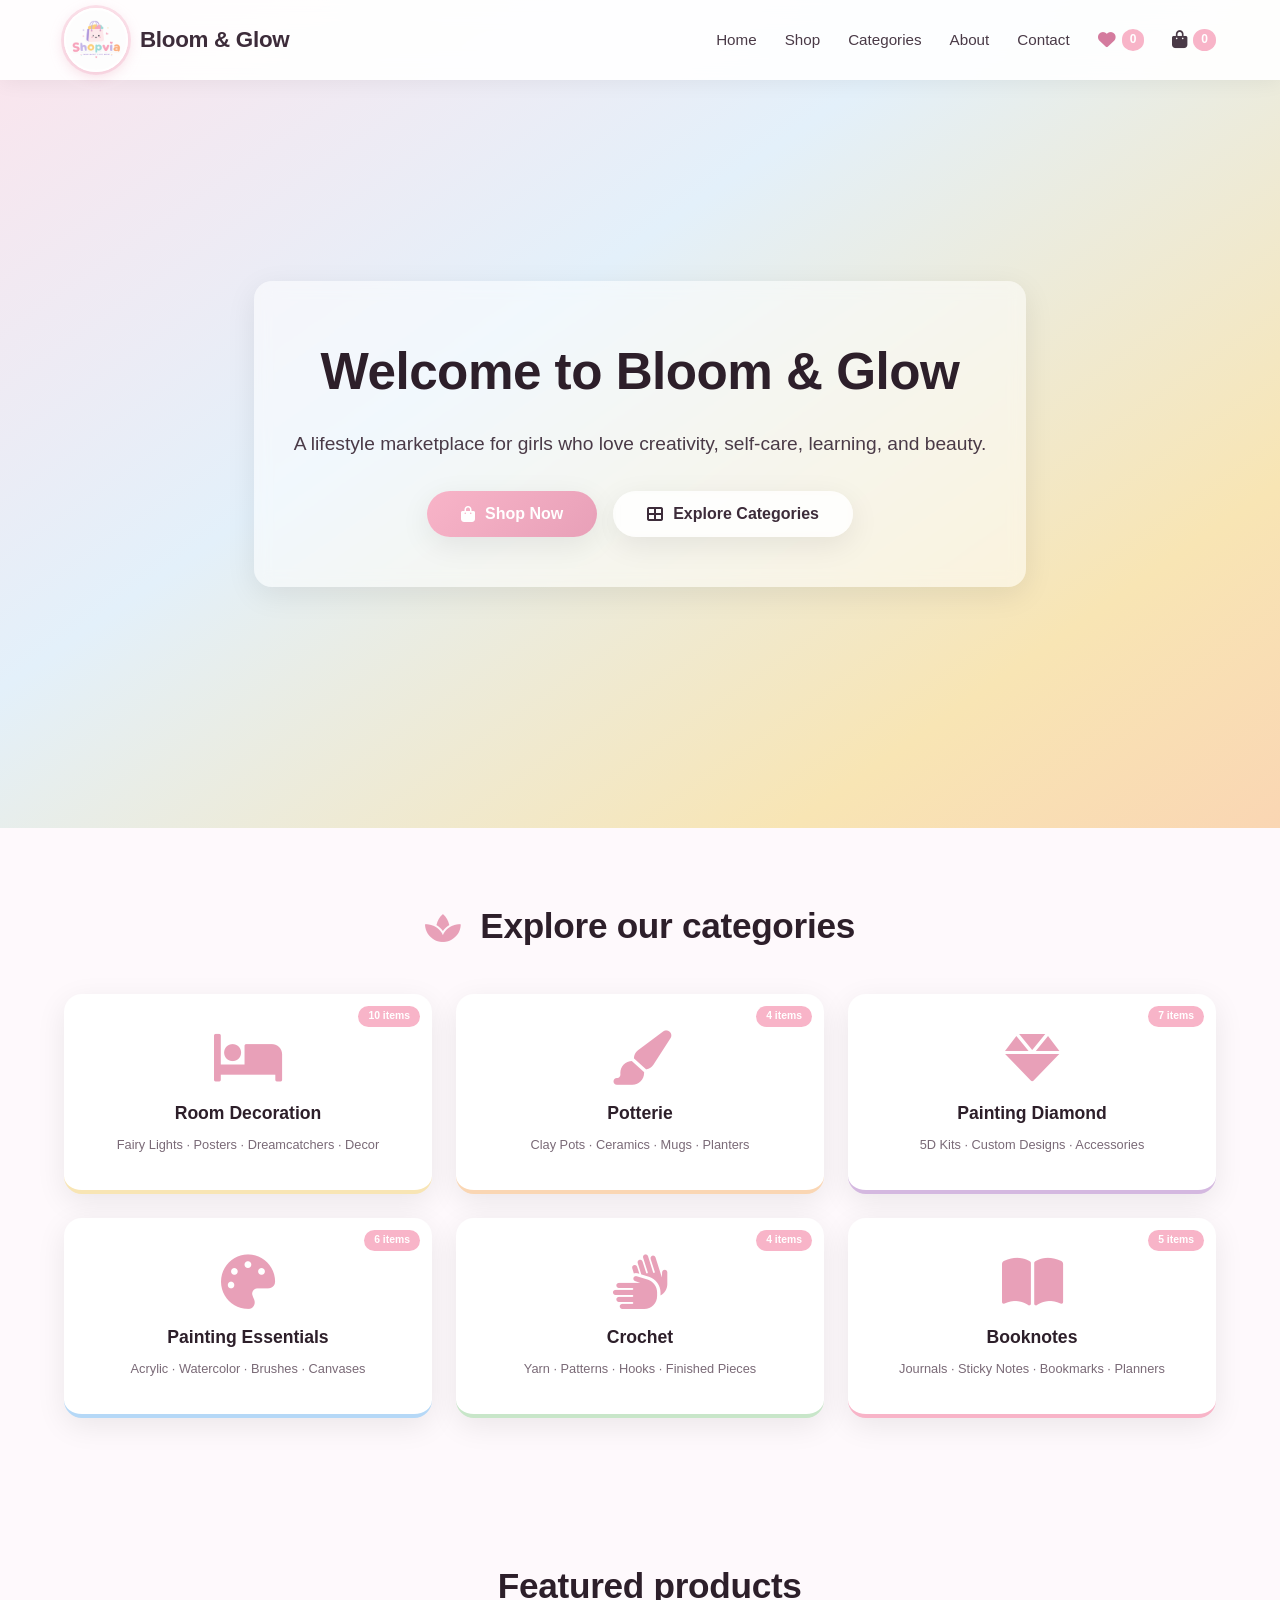
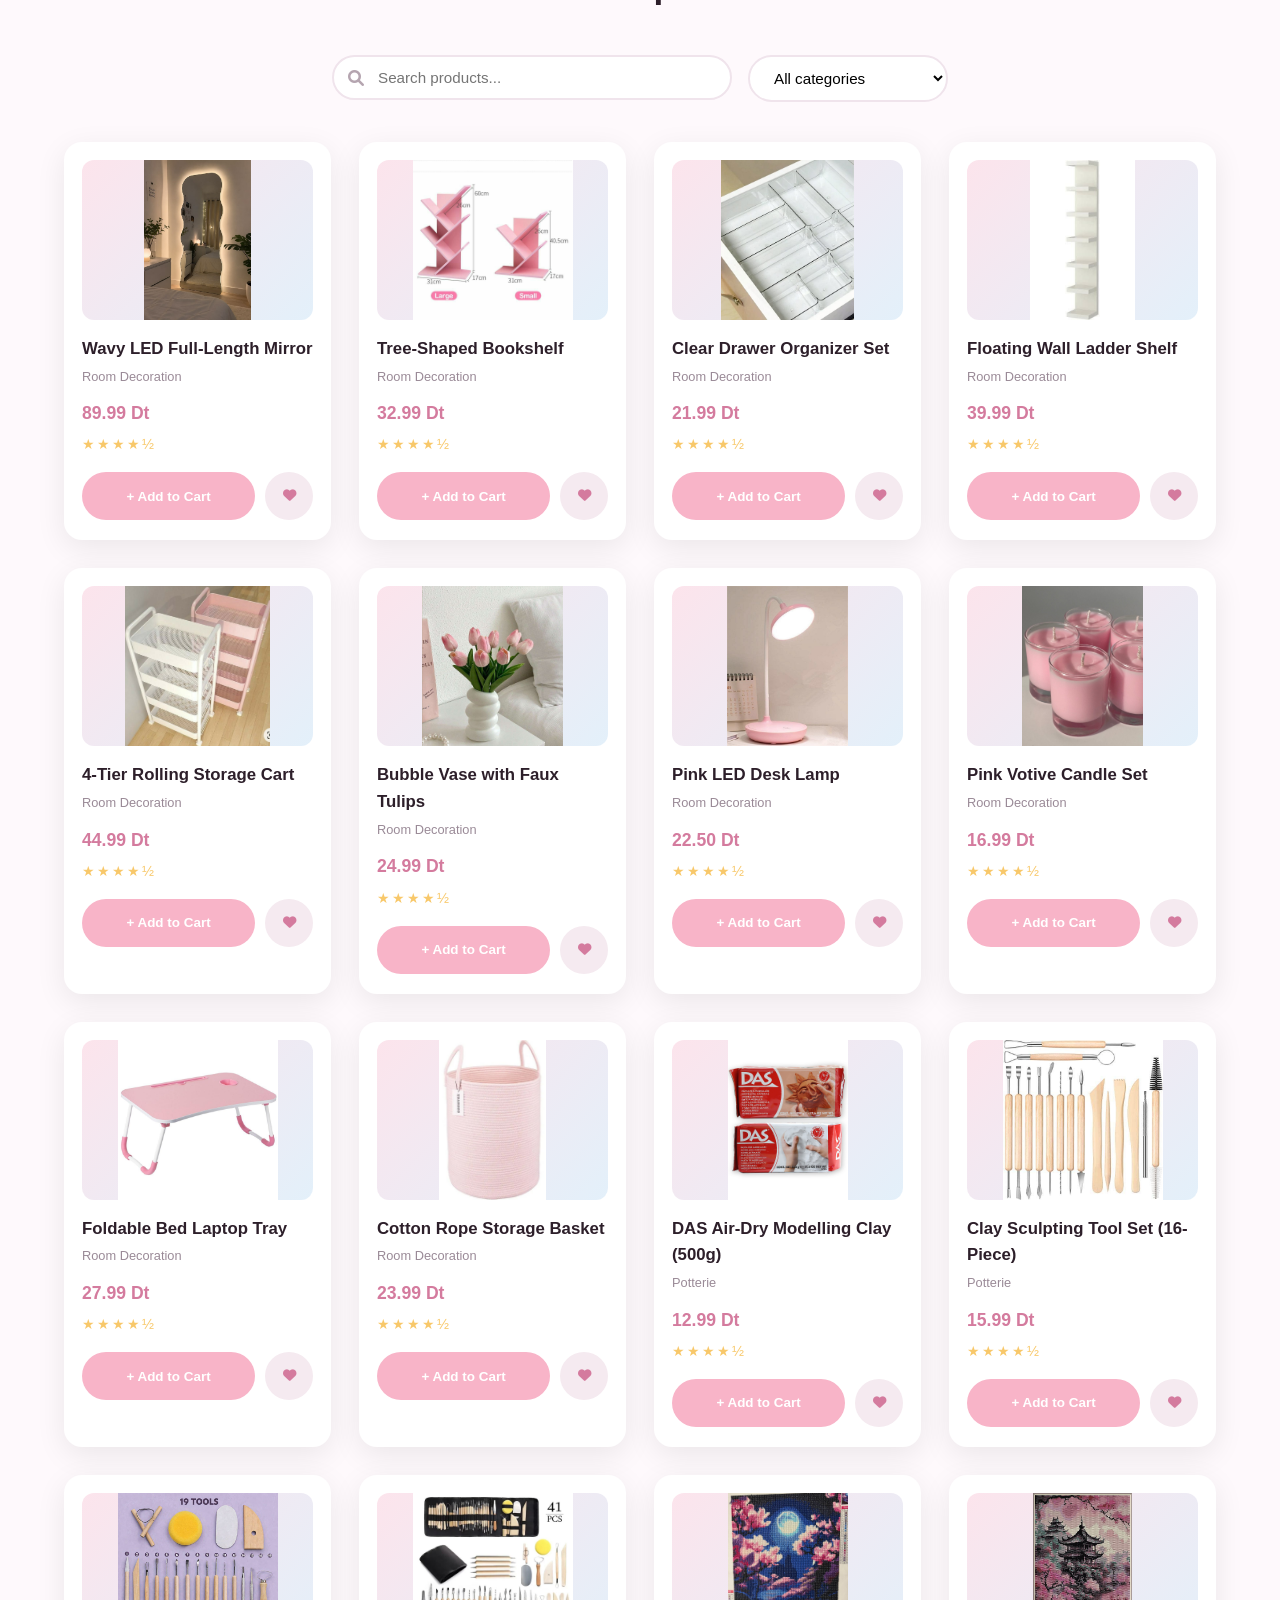
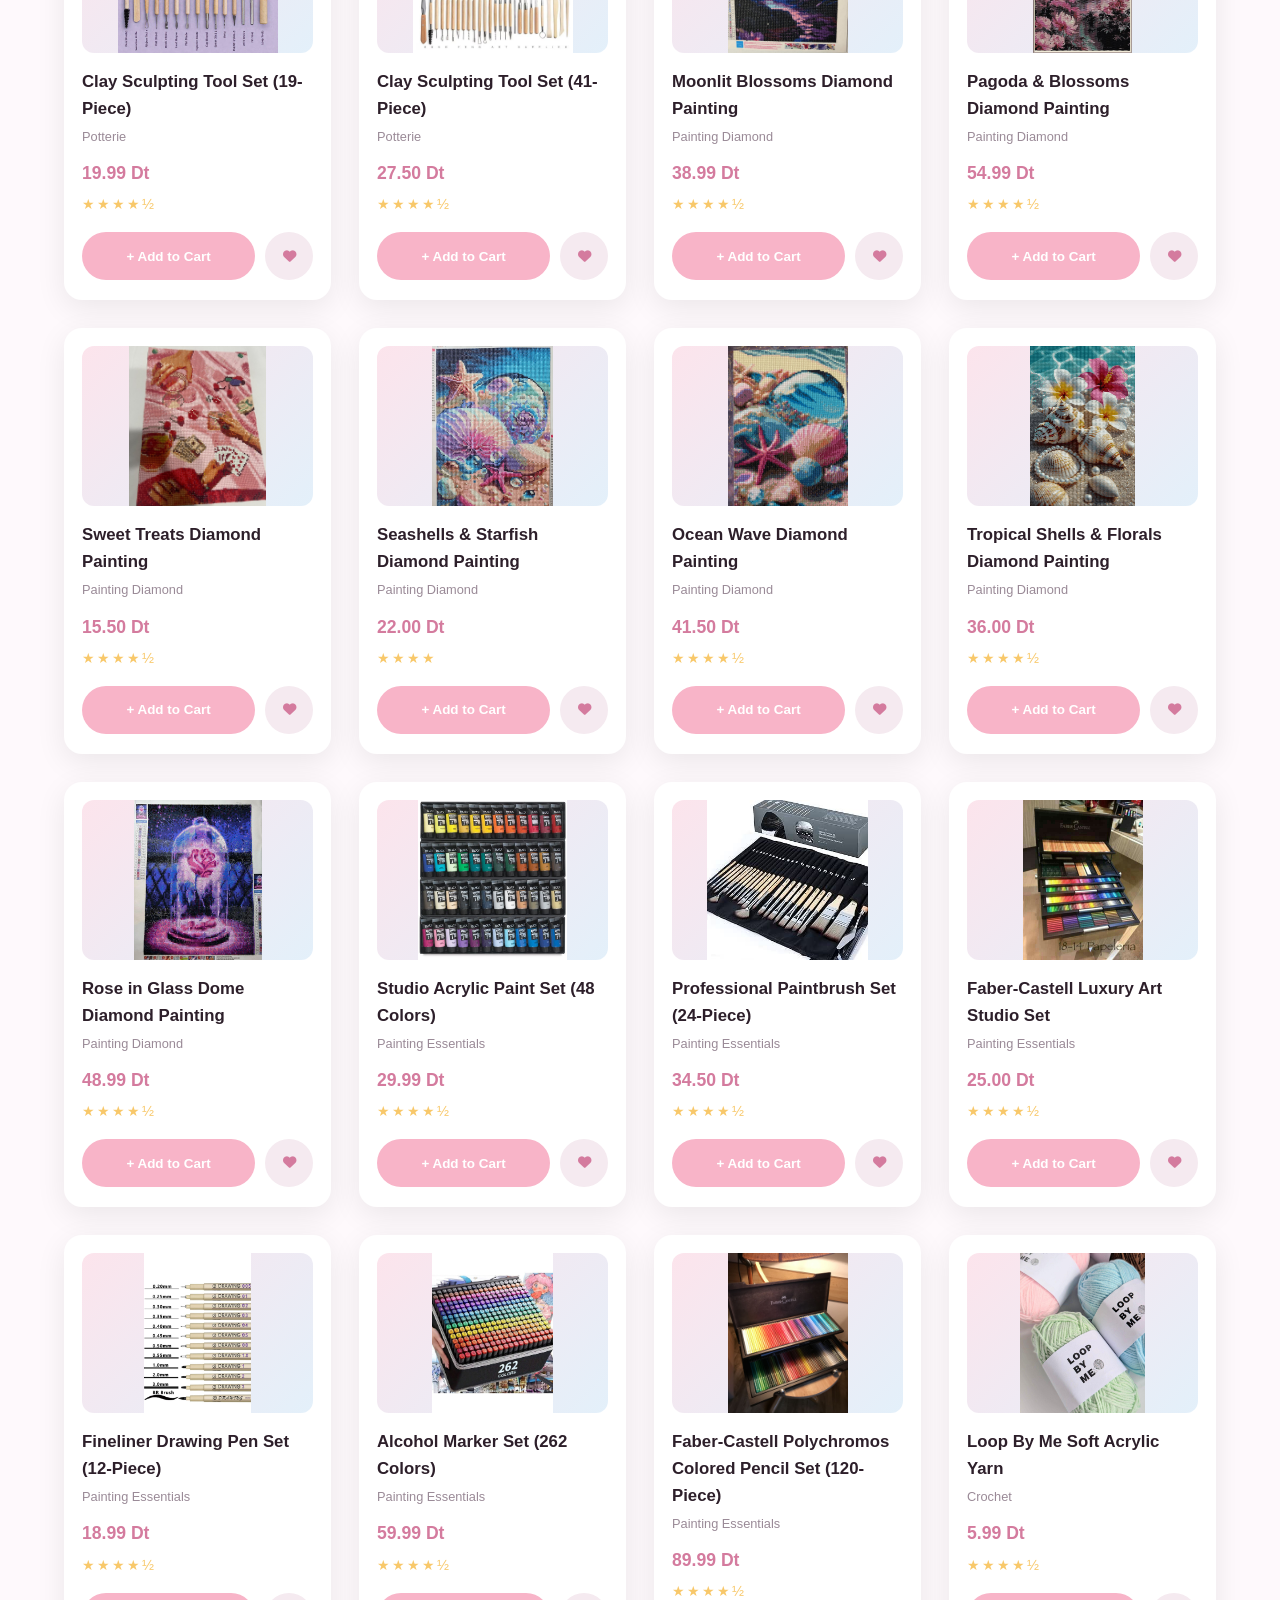
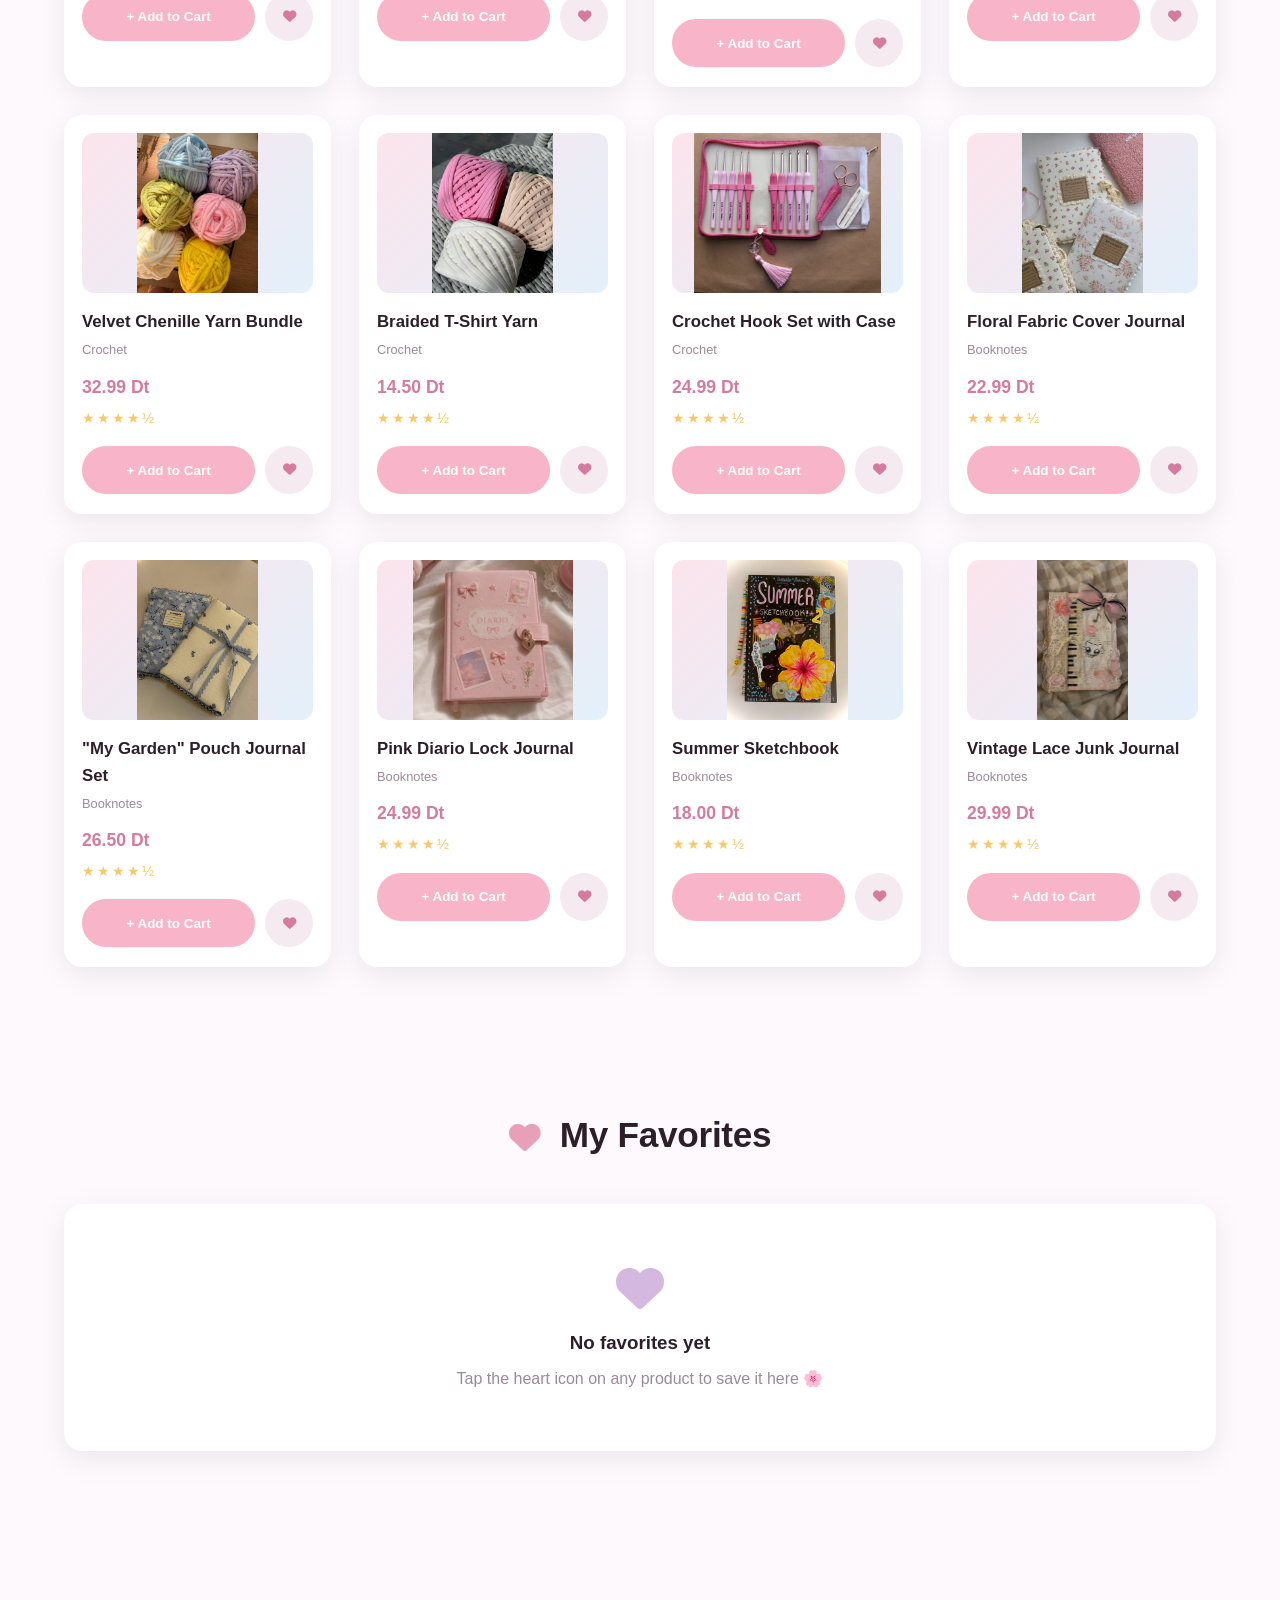
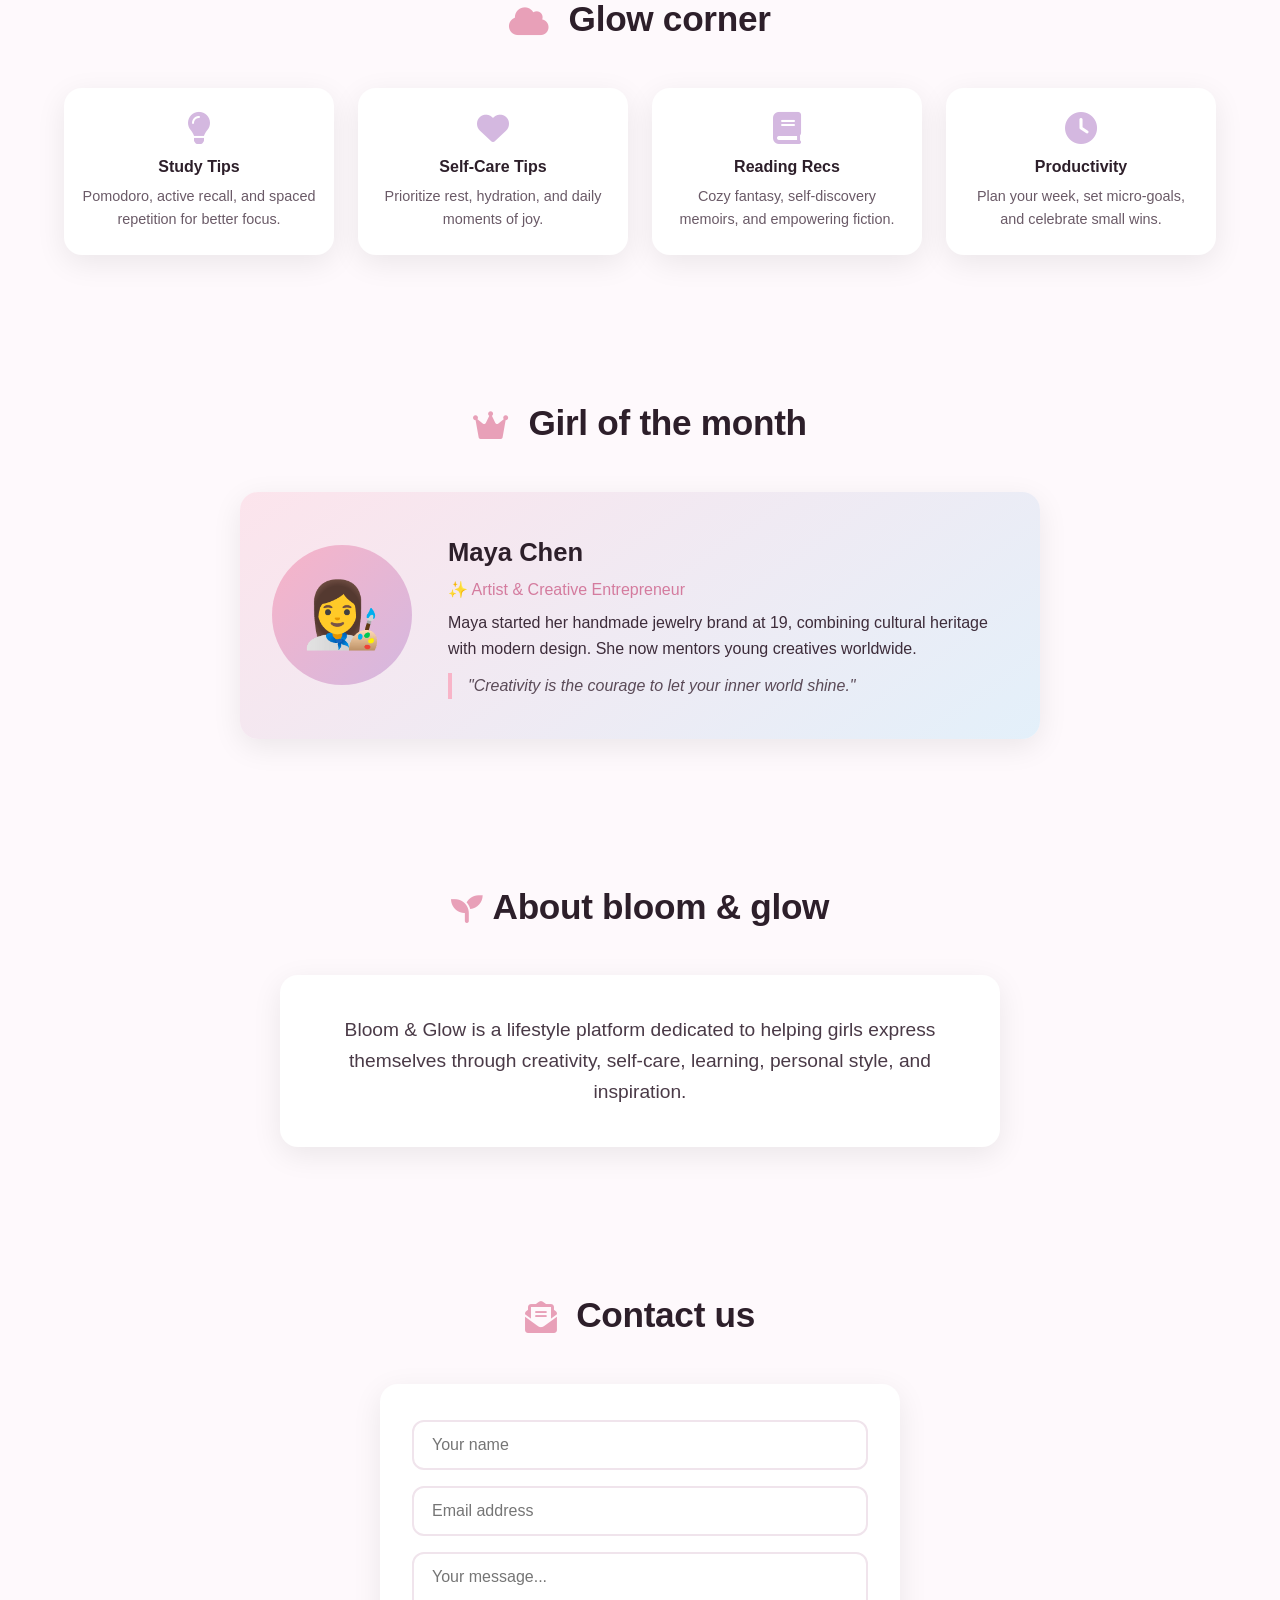
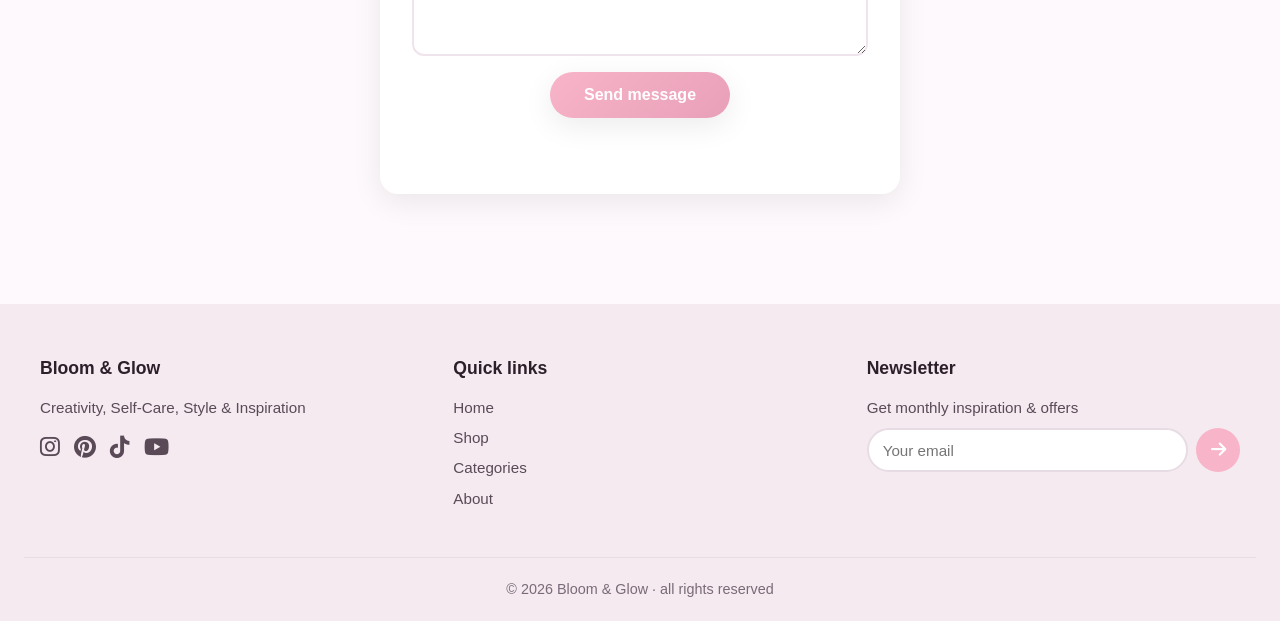
<file: index.html>
<!DOCTYPE html>
<html lang="en">
<head>
  <meta charset="UTF-8">
  <meta name="viewport" content="width=device-width, initial-scale=1.0">
  <title>Bloom & Glow · Lifestyle Marketplace</title>
  <link rel="icon" type="image/png" href="logo.png">
  <!-- Font & icons (Font Awesome) -->
  <link rel="stylesheet" href="https://cdnjs.cloudflare.com/ajax/libs/font-awesome/6.0.0-beta3/css/all.min.css">
  <link rel="stylesheet" href="style.css">
</head>
<body>
  <!-- fixed navbar -->
  <nav class="navbar" id="navbar">
    <div class="nav-container">
      <div class="logo">
        <img src="logo.png" alt="Bloom & Glow logo" class="logo-img">
        <span>Bloom & Glow</span>
      </div>
      <ul class="nav-links" id="navLinks">
        <li><a href="#home">Home</a></li>
        <li><a href="#shop">Shop</a></li>
        <li><a href="#categories">Categories</a></li>
        <li><a href="#about">About</a></li>
        <li><a href="#contact">Contact</a></li>
        <li class="cart-icon">
          <!-- FIX: id changed to favToggle/favCount to match script.js references -->
          <a href="#favorites" id="favToggle">
            <i class="fas fa-heart"></i>
            <span id="favCount">0</span>
          </a>
        </li>
        <li class="cart-icon">
          <a href="#cart" id="cartToggle">
            <i class="fas fa-shopping-bag"></i> 
            <span id="cartCount">0</span>
          </a>
        </li>
      </ul>
      <div class="hamburger" id="hamburger">
        <i class="fas fa-bars"></i>
      </div>
    </div>
  </nav>

  <!-- HERO SECTION -->
  <section class="hero" id="home">
    <div class="hero-content">
      <h1>Welcome to Bloom & Glow</h1>
      <p class="hero-sub">A lifestyle marketplace for girls who love creativity, self-care, learning, and beauty.</p>
      <div class="hero-buttons">
        <button class="btn primary" id="shopNowBtn">
          <i class="fas fa-shopping-bag"></i> Shop Now
        </button>
        <button class="btn secondary" id="exploreCatBtn">
          <i class="fas fa-th-large"></i> Explore Categories
        </button>
      </div>
    </div>
  </section>

  <!-- CATEGORIES SECTION -->
  <section class="section" id="categories">
    <h2 class="section-title"><i class="fas fa-spa section-icon"></i> Explore our categories</h2>
    <div class="category-grid" id="categoryGrid"></div>
  </section>

  <!-- SHOP + FEATURED PRODUCTS -->
  <section class="section" id="shop">
    <h2 class="section-title"><i class="fas fa-sparkles section-icon"></i> Featured products</h2>
    <!-- search & filter -->
    <div class="shop-controls">
      <div class="search-wrapper">
        <i class="fas fa-search search-icon"></i>
        <input type="text" id="searchInput" placeholder="Search products...">
      </div>
      <select id="categoryFilter">
        <option value="all">All categories</option>
      </select>
    </div>
    <div class="product-grid" id="productGrid"></div>
  </section>

  <!-- FAVORITES SECTION -->
  <section class="section" id="favorites">
    <h2 class="section-title"><i class="fas fa-heart section-icon"></i> My Favorites</h2>
    <div class="product-grid" id="favoritesGrid"></div>
  </section>

  <!-- GLOW CORNER (wellness) -->
  <section class="section" id="glow-corner">
    <h2 class="section-title"><i class="fas fa-cloud section-icon"></i> Glow corner</h2>
    <div class="glow-grid" id="glowGrid"></div>
  </section>

  <!-- GIRL OF THE MONTH -->
  <section class="section" id="girl-month">
    <h2 class="section-title"><i class="fas fa-crown section-icon"></i> Girl of the month</h2>
    <div class="girl-card" id="girlCard"></div>
  </section>

  <!-- ABOUT -->
  <section class="section" id="about">
    <h2 class="section-title"><i class="fas fa-seedling section-icon"></i>About bloom & glow</h2>
    <div class="about-text">
      <p>Bloom & Glow is a lifestyle platform dedicated to helping girls express themselves through creativity, self-care, learning, personal style, and inspiration.</p>
    </div>
  </section>

  <!-- CONTACT -->
  <section class="section" id="contact">
    <h2 class="section-title"><i class="fas fa-envelope-open-text section-icon"></i> Contact us</h2>
    <form id="contactForm" class="contact-form">
      <input type="text" id="contactName" placeholder="Your name" required>
      <input type="email" id="contactEmail" placeholder="Email address" required>
      <textarea id="contactMsg" rows="4" placeholder="Your message..." required></textarea>
      <button type="submit" class="btn primary">Send message</button>
      <p id="formFeedback" class="form-feedback"></p>
    </form>
  </section>

  <!-- FOOTER -->
  <footer class="footer">
    <div class="footer-container">
      <div class="footer-col">
        <h4>Bloom & Glow</h4>
        <p>Creativity, Self-Care, Style & Inspiration</p>
        <div class="social-icons">
          <a href="#" aria-label="Instagram"><i class="fab fa-instagram"></i></a>
          <a href="#" aria-label="Pinterest"><i class="fab fa-pinterest"></i></a>
          <a href="#" aria-label="TikTok"><i class="fab fa-tiktok"></i></a>
          <a href="#" aria-label="YouTube"><i class="fab fa-youtube"></i></a>
        </div>
      </div>
      <div class="footer-col">
        <h4>Quick links</h4>
        <a href="#home">Home</a>
        <a href="#shop">Shop</a>
        <a href="#categories">Categories</a>
        <a href="#about">About</a>
      </div>
      <div class="footer-col">
        <h4>Newsletter</h4>
        <p>Get monthly inspiration & offers</p>
        <div class="newsletter">
          <input type="email" placeholder="Your email" id="newsletterEmail">
          <button id="newsletterBtn" aria-label="Subscribe">
            <i class="fas fa-arrow-right"></i>
          </button>
        </div>
      </div>
    </div>
    <div class="footer-bottom">© 2026 Bloom & Glow · all rights reserved</div>
  </footer>

  <!-- CART OVERLAY -->
  <div class="cart-overlay" id="cartOverlay">
    <div class="cart-panel">
      <div class="cart-header">
        <h3><i class="fas fa-bag-shopping section-icon"></i> Your cart</h3>
        <button class="cart-close-btn" id="closeCart">✕</button>
      </div>
      <div id="cartItems"></div>
      <div class="cart-total">Total: <span id="cartTotalPrice">0.00</span> Dt</div>
      <button class="btn primary checkout-btn" id="checkoutBtn">Proceed to Checkout</button>
      <button class="btn secondary" id="closeCartBtn">Continue Shopping</button>
    </div>
  </div>

  <!-- FAVORITES OVERLAY -->
  <div class="cart-overlay" id="favOverlay">
    <div class="cart-panel">
      <!-- DESIGN: fav-header class added so the title can be centered
           independently of the shared .cart-header (used by the Cart panel,
           which keeps its left-aligned title + close button layout) -->
      <div class="cart-header fav-header">
        <h3><i class="fas fa-heart section-icon"></i> Your favorites</h3>
        <button class="cart-close-btn" id="closeFav">✕</button>
      </div>
      <div id="favItems"></div>
      <!-- DESIGN: fav-continue-btn class added for the pastel-pink centered button -->
      <button class="btn fav-continue-btn" id="closeFavBtn">Continue Shopping</button>
    </div>
  </div>

  <!-- TOAST NOTIFICATION CONTAINER -->
  <div id="toastContainer"></div>

  <script src="script.js"></script>
</body>
</html>
</file>
<file: style.css>
/* ===== RESET & BASE ===== */
* {
  margin: 0;
  padding: 0;
  box-sizing: border-box;
}

html {
  scroll-behavior: smooth;
}

body {
  font-family: 'Segoe UI', Tahoma, Geneva, Verdana, sans-serif;
  background: #fef9fc;
  color: #3d2c3a;
  line-height: 1.6;
}

a {
  text-decoration: none;
  color: inherit;
}

img {
  max-width: 100%;
  display: block;
}

/* ===== VARIABLES ===== */
:root {
  --pink: #f8b4c8;
  --pink-light: #fce4ec;
  --pink-dark: #e8a0b8;
  --blue: #b5d8f7;
  --blue-light: #e3f0fa;
  --purple: #d4b8e0;
  --yellow: #f8e5b4;
  --green: #c8e6c9;
  --orange: #fad6b3;
  --shadow: 0 8px 30px rgba(0, 0, 0, 0.08);
  --shadow-hover: 0 12px 40px rgba(0, 0, 0, 0.15);
  --radius: 18px;
  --transition: 0.3s ease;
}

/* ===== NAVBAR ===== */
.navbar {
  position: fixed;
  top: 0;
  left: 0;
  width: 100%;
  background: rgba(255, 255, 255, 0.92);
  backdrop-filter: blur(12px);
  box-shadow: 0 2px 20px rgba(0, 0, 0, 0.06);
  z-index: 1000;
  padding: 8px 0;
  transition: var(--transition);
}

.nav-container {
  max-width: 1200px;
  margin: 0 auto;
  padding: 0 24px;
  display: flex;
  justify-content: space-between;
  align-items: center;
}

.logo {
  font-size: 1.4rem;
  font-weight: 700;
  color: #3d2c3a;
  display: flex;
  align-items: center;
  gap: 12px;
  letter-spacing: -0.3px;
}

.logo i {
  font-size: 1.5rem;
}

/* DESIGN: logo enlarged and displayed inside a perfect circle.
   Fixed equal width/height + border-radius:50% creates the circle, and
   object-fit:cover crops the image to fill it with no stretching or
   distortion (regardless of the source image's original aspect ratio). */
.logo-img {
  width: 64px;
  height: 64px;
  border-radius: 50%;
  object-fit: cover;
  object-position: center;
  display: block;
  border: 2px solid #fff;
  box-shadow: 0 4px 14px rgba(232, 160, 184, 0.4), 0 0 0 3px var(--pink-light);
  transition: var(--transition);
}

.logo:hover .logo-img {
  transform: scale(1.06);
  box-shadow: 0 6px 18px rgba(232, 160, 184, 0.5), 0 0 0 3px var(--pink);
}

.nav-links {
  display: flex;
  list-style: none;
  gap: 28px;
  align-items: center;
}

.nav-links a {
  font-weight: 500;
  font-size: 0.95rem;
  color: #4a3a47;
  transition: var(--transition);
  position: relative;
}

.nav-links a:hover {
  color: #d47b9e;
}

.nav-links a::after {
  content: '';
  position: absolute;
  bottom: -4px;
  left: 0;
  width: 0;
  height: 2px;
  background: var(--pink);
  transition: var(--transition);
}

.nav-links a:hover::after {
  width: 100%;
}

.cart-icon a {
  display: flex;
  align-items: center;
  gap: 6px;
  font-size: 1.1rem;
}

.cart-icon span {
  background: var(--pink);
  color: #fff;
  border-radius: 50%;
  padding: 1px 8px;
  font-size: 0.75rem;
  font-weight: 700;
  min-width: 22px;
  text-align: center;
}

/* Favorite heart icon in navbar */
.cart-icon a .fa-heart {
  color: #d47b9e;
  transition: var(--transition);
}

.cart-icon a:hover .fa-heart {
  color: #e06080;
  transform: scale(1.1);
}

.hamburger {
  display: none;
  font-size: 1.5rem;
  cursor: pointer;
  color: #3d2c3a;
}

/* ===== HERO ===== */
.hero {
  min-height: 92vh;
  display: flex;
  align-items: center;
  justify-content: center;
  text-align: center;
  padding: 100px 24px 60px;
  background: linear-gradient(145deg, #fce4ec 0%, #e3f0fa 40%, #f8e5b4 80%, #fad6b3 100%);
  position: relative;
  overflow: hidden;
}

.hero-content {
  max-width: 780px;
  background: rgba(255, 255, 255, 0.5);
  backdrop-filter: blur(8px);
  padding: 50px 40px;
  border-radius: var(--radius);
  box-shadow: var(--shadow);
}

.hero h1 {
  font-size: 3.2rem;
  font-weight: 800;
  color: #2d1f2a;
  letter-spacing: -0.5px;
  margin-bottom: 16px;
}

.hero-sub {
  font-size: 1.2rem;
  color: #4a3a47;
  margin-bottom: 32px;
  font-weight: 400;
}

.hero-buttons {
  display: flex;
  gap: 16px;
  justify-content: center;
  flex-wrap: wrap;
}

.btn {
  padding: 14px 34px;
  border: none;
  border-radius: 50px;
  font-weight: 600;
  font-size: 1rem;
  cursor: pointer;
  transition: var(--transition);
  box-shadow: var(--shadow);
  display: inline-flex;
  align-items: center;
  justify-content: center;
  gap: 10px;
  text-align: center;
}

.btn.primary {
  background: linear-gradient(135deg, #f8b4c8, #e8a0b8);
  color: #fff;
}

.btn.primary:hover {
  transform: translateY(-3px);
  box-shadow: var(--shadow-hover);
}

.btn.secondary {
  background: rgba(255, 255, 255, 0.7);
  color: #3d2c3a;
  backdrop-filter: blur(4px);
}

.btn.secondary:hover {
  background: #fff;
  transform: translateY(-3px);
  box-shadow: var(--shadow-hover);
}

/* ===== SECTIONS ===== */
.section {
  max-width: 1200px;
  margin: 0 auto;
  padding: 70px 24px;
}

.section-title {
  font-size: 2.2rem;
  font-weight: 700;
  color: #2d1f2a;
  text-align: center;
  margin-bottom: 40px;
  letter-spacing: -0.3px;
}

.section-icon {
  color: var(--pink-dark);
  margin-right: 10px;
  font-size: 0.9em;
  vertical-align: middle;
}

/* ===== CATEGORIES ===== */
/* FIX: replaced "repeat(auto-fit, minmax(180px, 1fr))" with a fixed 3-column
   grid. auto-fit packs as many 180px+ columns as fit the row, which is why
   the layout was inconsistently showing 4+2 or 5+1 depending on viewport
   width. A fixed repeat(3, 1fr) guarantees exactly 3 categories per row,
   2 even rows for 6 categories, equal gaps, and perfect centering. */
.category-grid {
  display: grid;
  grid-template-columns: repeat(3, 1fr);
  gap: 24px;
}

.category-card {
  background: #fff;
  padding: 32px 20px;
  border-radius: var(--radius);
  text-align: center;
  box-shadow: var(--shadow);
  transition: var(--transition);
  cursor: pointer;
  position: relative;
  overflow: hidden;
  min-height: 200px;
  display: flex;
  flex-direction: column;
  align-items: center;
  justify-content: center;
}

.category-card::before {
  content: '';
  position: absolute;
  top: 0;
  left: 0;
  right: 0;
  bottom: 0;
  background: linear-gradient(135deg, var(--pink-light), var(--blue-light));
  opacity: 0;
  transition: var(--transition);
  border-radius: var(--radius);
}

.category-card:hover::before {
  opacity: 1;
}

.category-card > * {
  position: relative;
  z-index: 1;
}

.category-card i {
  font-size: 3.4rem;
  color: var(--pink-dark);
  margin-bottom: 14px;
  display: flex;
  align-items: center;
  justify-content: center;
  width: 100%;
}

.category-card h4 {
  font-size: 1.1rem;
  font-weight: 700;
  color: #2d1f2a;
  margin-bottom: 4px;
}

.category-card p {
  font-size: 0.8rem;
  color: #7a6a77;
  margin-top: 4px;
  line-height: 1.4;
}

.category-card .cat-tag {
  position: absolute;
  top: 12px;
  right: 12px;
  background: var(--pink);
  color: #fff;
  font-size: 0.65rem;
  padding: 2px 10px;
  border-radius: 50px;
  font-weight: 600;
  z-index: 2;
}

.category-card:hover {
  transform: translateY(-8px);
  box-shadow: var(--shadow-hover);
}

/* ===== SHOP CONTROLS ===== */
.shop-controls {
  display: flex;
  gap: 16px;
  flex-wrap: wrap;
  justify-content: center;
  margin-bottom: 40px;
}

.search-wrapper {
  position: relative;
  flex: 1;
  min-width: 200px;
  max-width: 400px;
}

.search-icon {
  position: absolute;
  left: 16px;
  top: 50%;
  transform: translateY(-50%);
  color: #b5a5b0;
}

.shop-controls input,
.shop-controls select {
  padding: 12px 20px;
  border: 2px solid #f0e4ec;
  border-radius: 50px;
  font-size: 0.95rem;
  background: #fff;
  transition: var(--transition);
  outline: none;
  min-width: 200px;
}

.search-wrapper input {
  padding-left: 44px;
  width: 100%;
  min-width: unset;
}

.shop-controls input:focus,
.shop-controls select:focus {
  border-color: var(--pink);
  box-shadow: 0 0 0 4px rgba(248, 180, 200, 0.2);
}

/* ===== PRODUCT GRID ===== */
.product-grid {
  display: grid;
  grid-template-columns: repeat(auto-fill, minmax(220px, 1fr));
  gap: 28px;
}

.product-card {
  background: #fff;
  border-radius: var(--radius);
  padding: 18px 18px 20px;
  box-shadow: var(--shadow);
  transition: var(--transition);
  position: relative;
  display: flex;
  flex-direction: column;
  gap: 2px;
}

.product-card:hover {
  transform: translateY(-6px);
  box-shadow: var(--shadow-hover);
}

.product-img {
  height: 160px;
  background: linear-gradient(135deg, #fce4ec, #e3f0fa);
  border-radius: 12px;
  margin-bottom: 14px;
  display: flex;
  align-items: center;
  justify-content: center;
  font-size: 3rem;
  color: #b5a0b0;
  overflow: hidden;
}

.product-img img {
  width: 100%;
  height: 100%;
  object-fit: contain;
  border-radius: 12px;
  display: block;
}

.product-name {
  font-weight: 600;
  font-size: 1.05rem;
  color: #2d1f2a;
}

.product-category {
  font-size: 0.8rem;
  color: #9a8a97;
  margin: 2px 0 6px;
}

.product-price {
  font-weight: 700;
  color: #d47b9e;
  font-size: 1.1rem;
  margin: 4px 0;
}

.product-rating {
  color: #f8c86a;
  font-size: 0.9rem;
  letter-spacing: 2px;
}

.product-actions {
  display: flex;
  gap: 10px;
  margin-top: 14px;
  align-items: stretch;
}

/* DESIGN: enlarged base size for product action buttons (Add to Cart +
   heart) — taller with more padding for better usability/tap targets,
   while keeping the pill shape. */
.product-actions button {
  padding: 13px 16px;
  border: none;
  border-radius: 50px;
  font-weight: 600;
  font-size: 0.84rem;
  cursor: pointer;
  transition: var(--transition);
  height: 48px;
  display: inline-flex;
  align-items: center;
  justify-content: center;
  gap: 6px;
  white-space: nowrap;
}

.add-btn {
  flex: 1;
  min-width: 0;
}

.add-btn span,
.add-btn i {
  white-space: nowrap;
}

.add-btn-text {
  white-space: nowrap;
  overflow: hidden;
  text-overflow: ellipsis;
}

/* DESIGN: Add to Cart — smoother lift+glow hover animation instead of
   the previous plain scale, staying consistent with the pastel palette. */
.add-btn {
  background: var(--pink);
  color: #fff;
}

.add-btn:hover {
  background: var(--pink-dark);
  transform: translateY(-2px) scale(1.02);
  box-shadow: var(--shadow-hover);
}

.fav-btn {
  background: #f5eaf0;
  color: #d47b9e;
  font-size: 1.05rem;
  width: 48px;
  flex: 0 0 48px;
  padding: 0;
}

.fav-btn:hover {
  background: #fce4ec;
  transform: scale(1.1);
}

.fav-btn.active {
  color: #e06080;
  background: #fce4ec;
}

/* ===== GLOW CORNER ===== */
.glow-grid {
  display: grid;
  grid-template-columns: repeat(auto-fit, minmax(200px, 1fr));
  gap: 24px;
}

.glow-card {
  background: #fff;
  padding: 24px 18px;
  border-radius: var(--radius);
  box-shadow: var(--shadow);
  text-align: center;
  transition: var(--transition);
}

.glow-card:hover {
  transform: translateY(-4px);
  box-shadow: var(--shadow-hover);
}

.glow-card i {
  font-size: 2rem;
  color: var(--purple);
  margin-bottom: 10px;
}

.glow-card h4 {
  font-weight: 600;
  color: #2d1f2a;
  margin-bottom: 6px;
}

.glow-card p {
  font-size: 0.9rem;
  color: #6a5a67;
}

/* ===== GIRL OF THE MONTH ===== */
.girl-card {
  background: linear-gradient(145deg, #fce4ec, #e3f0fa);
  border-radius: var(--radius);
  padding: 40px 32px;
  display: flex;
  gap: 36px;
  align-items: center;
  flex-wrap: wrap;
  box-shadow: var(--shadow);
  max-width: 800px;
  margin: 0 auto;
}

.girl-avatar {
  width: 140px;
  height: 140px;
  border-radius: 50%;
  background: linear-gradient(135deg, var(--pink), var(--purple));
  display: flex;
  align-items: center;
  justify-content: center;
  font-size: 4rem;
  color: #fff;
  flex-shrink: 0;
}

.girl-info {
  flex: 1;
}

.girl-info h3 {
  font-size: 1.6rem;
  color: #2d1f2a;
}

.girl-info .role {
  font-weight: 500;
  color: #d47b9e;
  margin: 4px 0 8px;
}

.girl-info .quote {
  font-style: italic;
  color: #5a4a57;
  border-left: 4px solid var(--pink);
  padding-left: 16px;
  margin-top: 12px;
}

/* ===== ABOUT ===== */
.about-text {
  max-width: 720px;
  margin: 0 auto;
  text-align: center;
  font-size: 1.2rem;
  color: #4a3a47;
  background: #fff;
  padding: 40px;
  border-radius: var(--radius);
  box-shadow: var(--shadow);
}

/* ===== CONTACT ===== */
.contact-form {
  max-width: 520px;
  margin: 0 auto;
  background: #fff;
  padding: 36px 32px;
  border-radius: var(--radius);
  box-shadow: var(--shadow);
  display: flex;
  flex-direction: column;
  gap: 16px;
}

.contact-form input,
.contact-form textarea {
  padding: 14px 18px;
  border: 2px solid #f0e4ec;
  border-radius: 12px;
  font-size: 1rem;
  font-family: inherit;
  transition: var(--transition);
  outline: none;
}

.contact-form input:focus,
.contact-form textarea:focus {
  border-color: var(--pink);
  box-shadow: 0 0 0 4px rgba(248, 180, 200, 0.15);
}

.contact-form .btn {
  align-self: center;
  min-width: 160px;
}

.form-feedback {
  text-align: center;
  font-weight: 500;
  color: #4a7a5a;
  min-height: 24px;
}

/* ===== FOOTER ===== */
.footer {
  background: #f5eaf0;
  padding: 50px 24px 20px;
  margin-top: 40px;
}

.footer-container {
  max-width: 1200px;
  margin: 0 auto;
  display: grid;
  grid-template-columns: repeat(auto-fit, minmax(200px, 1fr));
  gap: 40px;
}

.footer-col h4 {
  font-size: 1.1rem;
  margin-bottom: 14px;
  color: #2d1f2a;
}

.footer-col p,
.footer-col a {
  color: #5a4a57;
  font-size: 0.95rem;
  display: block;
  margin-bottom: 6px;
  transition: var(--transition);
}

.footer-col a:hover {
  color: #d47b9e;
}

.social-icons {
  display: flex;
  gap: 14px;
  margin-top: 10px;
}

.social-icons a {
  font-size: 1.4rem;
  color: #5a4a57;
  transition: var(--transition);
}

.social-icons a:hover {
  color: #d47b9e;
  transform: scale(1.1);
}

.newsletter {
  display: flex;
  gap: 8px;
  margin-top: 8px;
}

.newsletter input {
  flex: 1;
  padding: 10px 14px;
  border: 2px solid #e8dce4;
  border-radius: 50px;
  outline: none;
  font-size: 0.95rem;
}

.newsletter button {
  background: var(--pink);
  border: none;
  border-radius: 50%;
  width: 44px;
  height: 44px;
  color: #fff;
  font-size: 1.1rem;
  cursor: pointer;
  transition: var(--transition);
}

.newsletter button:hover {
  background: #e8a0b8;
  transform: scale(1.05);
}

.footer-bottom {
  text-align: center;
  margin-top: 40px;
  padding-top: 20px;
  border-top: 1px solid #e8dce4;
  color: #7a6a77;
  font-size: 0.9rem;
}

/* ===== CART OVERLAY ===== */
.cart-overlay {
  position: fixed;
  top: 0;
  left: 0;
  width: 100%;
  height: 100%;
  background: rgba(0, 0, 0, 0.3);
  backdrop-filter: blur(4px);
  z-index: 2000;
  display: none;
  align-items: center;
  justify-content: center;
}

.cart-overlay.open {
  display: flex;
}

.cart-panel {
  background: #fff;
  max-width: 440px;
  width: 90%;
  padding: 32px 28px;
  border-radius: var(--radius);
  box-shadow: 0 20px 60px rgba(0, 0, 0, 0.2);
  max-height: 80vh;
  overflow-y: auto;
}

.cart-header {
  display: flex;
  justify-content: space-between;
  align-items: center;
  margin-bottom: 20px;
}

.cart-header h3 {
  font-size: 1.5rem;
  color: #2d1f2a;
  display: flex;
  align-items: center;
}

.cart-close-btn {
  background: none;
  border: none;
  font-size: 1.5rem;
  color: #9a8a97;
  cursor: pointer;
  transition: var(--transition);
  padding: 0;
  width: 36px;
  height: 36px;
  display: flex;
  align-items: center;
  justify-content: center;
  border-radius: 50%;
}

.cart-close-btn:hover {
  color: #e06080;
  transform: rotate(90deg);
}

/* ===== FAVORITES PANEL — DESIGN IMPROVEMENTS ===== */
/* Center the "Your favorites" title and give it clean, elegant spacing.
   Scoped to .fav-header only, so the Cart panel's header (title + close
   button side by side) is left completely untouched. */
.fav-header {
  position: relative;
  justify-content: center;
  padding-top: 6px;
  padding-bottom: 18px;
  margin-bottom: 22px;
  border-bottom: 1px solid #f5e8f0;
}

.fav-header h3 {
  width: 100%;
  justify-content: center;
  text-align: center;
  letter-spacing: 0.3px;
}

/* Keep the close (✕) button pinned to the top-right corner instead of
   sitting inline next to the now-centered title */
.fav-header .cart-close-btn {
  position: absolute;
  top: 0;
  right: 0;
}

/* "Continue Shopping" button: soft pastel pink, white text, rounded,
   centered in the panel, with a subtle lift-and-glow hover effect. */
.fav-continue-btn {
  display: flex;
  margin: 22px auto 0;
  width: 100%;
  max-width: 260px;
  background: var(--pink);
  color: #fff;
  border-radius: 50px;
  text-align: center;
  justify-content: center;
  align-items: center;
}

.fav-continue-btn:hover {
  background: var(--pink-dark);
  transform: translateY(-3px);
  box-shadow: var(--shadow-hover);
}

/* DESIGN: "Add to Cart" button inside the Favorites list row. Previously
   this only inherited bare .add-btn color rules (no padding/radius of its
   own), so it rendered as a plain rectangular button. Now it gets its own
   pill shape, larger size, generous padding, and a smooth hover lift to
   match the site's pastel/girly aesthetic. */
.fav-add-btn {
  display: inline-flex;
  align-items: center;
  justify-content: center;
  text-align: center;
  padding: 12px 22px;
  border-radius: 50px;
  font-size: 0.85rem;
  font-weight: 600;
  white-space: nowrap;
}

.fav-add-btn:hover {
  background: var(--pink-dark);
  transform: translateY(-2px) scale(1.03);
  box-shadow: var(--shadow-hover);
}

.cart-item {
  display: flex;
  justify-content: space-between;
  align-items: center;
  padding: 12px 0;
  border-bottom: 1px solid #f0e4ec;
}

.cart-item-info {
  flex: 1;
}

.cart-item-name {
  font-weight: 500;
}

.cart-item-price {
  font-weight: 600;
  color: #d47b9e;
}

.qty-controls {
  display: flex;
  align-items: center;
  gap: 10px;
}

.qty-btn {
  width: 30px;
  height: 30px;
  min-width: 30px;
  min-height: 30px;
  border-radius: 50%;
  border: none;
  background: var(--pink-light);
  color: #d47b9e;
  font-size: 1rem;
  font-weight: 700;
  cursor: pointer;
  transition: var(--transition);
  display: inline-flex;
  align-items: center;
  justify-content: center;
  padding: 0;
  line-height: 1;
}

.qty-btn:hover {
  background: var(--pink);
  color: #fff;
  transform: scale(1.1);
}

.qty-value {
  min-width: 20px;
  text-align: center;
  font-weight: 600;
  color: #4a3a47;
}

.cart-item-remove {
  background: none;
  border: none;
  color: #b08a9a;
  font-size: 1.2rem;
  cursor: pointer;
  transition: var(--transition);
  padding: 4px 8px;
}

.cart-item-remove:hover {
  color: #e06080;
  transform: scale(1.2);
}

.cart-total {
  font-size: 1.2rem;
  font-weight: 700;
  text-align: right;
  margin: 16px 0 20px;
  color: #2d1f2a;
}

.checkout-btn {
  width: 100%;
  margin-bottom: 12px;
  justify-content: center;
}

#closeCartBtn {
  width: 100%;
  padding: 12px;
  border: none;
  border-radius: 50px;
  background: #f0e4ec;
  font-weight: 600;
  cursor: pointer;
  transition: var(--transition);
  display: flex;
  align-items: center;
  justify-content: center;
  text-align: center;
}

#closeCartBtn:hover {
  background: #e8dce4;
}

/* ===== TOAST NOTIFICATIONS ===== */
#toastContainer {
  position: fixed;
  bottom: 30px;
  left: 50%;
  transform: translateX(-50%);
  z-index: 3000;
  display: flex;
  flex-direction: column;
  align-items: center;
  gap: 10px;
  pointer-events: none;
}

.toast {
  background: #fff;
  padding: 12px 28px;
  border-radius: 50px;
  box-shadow: 0 8px 30px rgba(0, 0, 0, 0.15);
  font-weight: 600;
  border: 2px solid var(--pink);
  color: #4a7a5a;
  animation: slideUp 0.3s ease;
  pointer-events: auto;
  display: flex;
  align-items: center;
  gap: 10px;
}

.toast i {
  font-size: 1.1rem;
}

.toast-success {
  border-color: #4a7a5a;
  color: #4a7a5a;
}

.toast-error {
  border-color: #e06080;
  color: #e06080;
}

.toast.fade-out {
  animation: fadeOut 0.3s ease forwards;
}

@keyframes slideUp {
  from {
    opacity: 0;
    transform: translateY(20px);
  }
  to {
    opacity: 1;
    transform: translateY(0);
  }
}

@keyframes fadeOut {
  from {
    opacity: 1;
    transform: translateY(0);
  }
  to {
    opacity: 0;
    transform: translateY(-20px);
  }
}

/* ===== EMPTY STATE STYLING ===== */
.no-products {
  text-align: center;
  padding: 60px 20px;
  background: #fff;
  border-radius: var(--radius);
  box-shadow: var(--shadow);
  grid-column: 1 / -1;
}

.no-products i {
  margin-bottom: 16px;
}

.no-products h3 {
  color: #2d1f2a;
  margin-bottom: 8px;
}

.no-products p {
  color: #9a8a97;
}

/* ===== STOCK BADGE ===== */
.stock-badge {
  display: inline-block;
  background: #e06080;
  color: #fff;
  font-size: 0.7rem;
  padding: 2px 10px;
  border-radius: 50px;
  margin-top: 4px;
  font-weight: 600;
  align-self: flex-start;
}

/* ===== RESPONSIVE ===== */
@media (max-width: 900px) {
  .hero h1 {
    font-size: 2.6rem;
  }

  /* FIX: on tablets, drop categories to a 2-column grid (3 rows of 2)
     so cards don't get too narrow/cramped before the 768px breakpoint
     switches to the mobile layout. Still always perfectly aligned. */
  .category-grid {
    grid-template-columns: repeat(2, 1fr);
  }
}

@media (max-width: 768px) {
  .qty-btn {
    width: 34px;
    height: 34px;
    min-width: 34px;
    min-height: 34px;
    font-size: 1.1rem;
  }

  .logo-img {
    width: 50px;
    height: 50px;
  }

  .hamburger {
    display: block;
  }

  .nav-links {
    position: absolute;
    top: 78px;
    left: 0;
    width: 100%;
    background: rgba(255, 255, 255, 0.98);
    flex-direction: column;
    padding: 24px;
    gap: 16px;
    box-shadow: 0 8px 30px rgba(0, 0, 0, 0.08);
    display: none;
  }

  .nav-links.open {
    display: flex;
  }

  .hero {
    min-height: 70vh;
    padding: 80px 16px 40px;
  }

  .hero h1 {
    font-size: 2.2rem;
  }

  .hero-sub {
    font-size: 1rem;
  }

  .section {
    padding: 40px 16px;
  }

  .category-grid {
    grid-template-columns: repeat(2, 1fr);
    gap: 16px;
  }

  .product-grid {
    grid-template-columns: repeat(2, 1fr);
    gap: 16px;
  }

  .girl-card {
    flex-direction: column;
    text-align: center;
    padding: 28px 20px;
  }

  .girl-avatar {
    width: 110px;
    height: 110px;
    font-size: 3rem;
  }

  .footer-container {
    grid-template-columns: 1fr;
    gap: 28px;
  }

  .search-wrapper {
    min-width: 160px;
    max-width: 100%;
  }
}

@media (max-width: 480px) {
  .logo-img {
    width: 44px;
    height: 44px;
  }

  .hero h1 {
    font-size: 1.8rem;
  }

  .product-grid {
    grid-template-columns: 1fr 1fr;
    gap: 12px;
  }

  .product-card {
    padding: 12px;
  }

  .product-img {
    height: 120px;
    font-size: 2.2rem;
  }

  .btn {
    padding: 10px 24px;
    font-size: 0.9rem;
  }

  .shop-controls input,
  .shop-controls select {
    min-width: 140px;
    font-size: 0.85rem;
    padding: 10px 14px;
  }

  .cart-panel {
    padding: 24px 18px;
  }

  .category-grid {
    grid-template-columns: 1fr 1fr;
    gap: 12px;
  }

  .category-card {
    padding: 20px 12px;
    min-height: 150px;
  }

  .category-card i {
    font-size: 2.4rem;
  }

  .category-card h4 {
    font-size: 0.95rem;
  }
}
</file>
